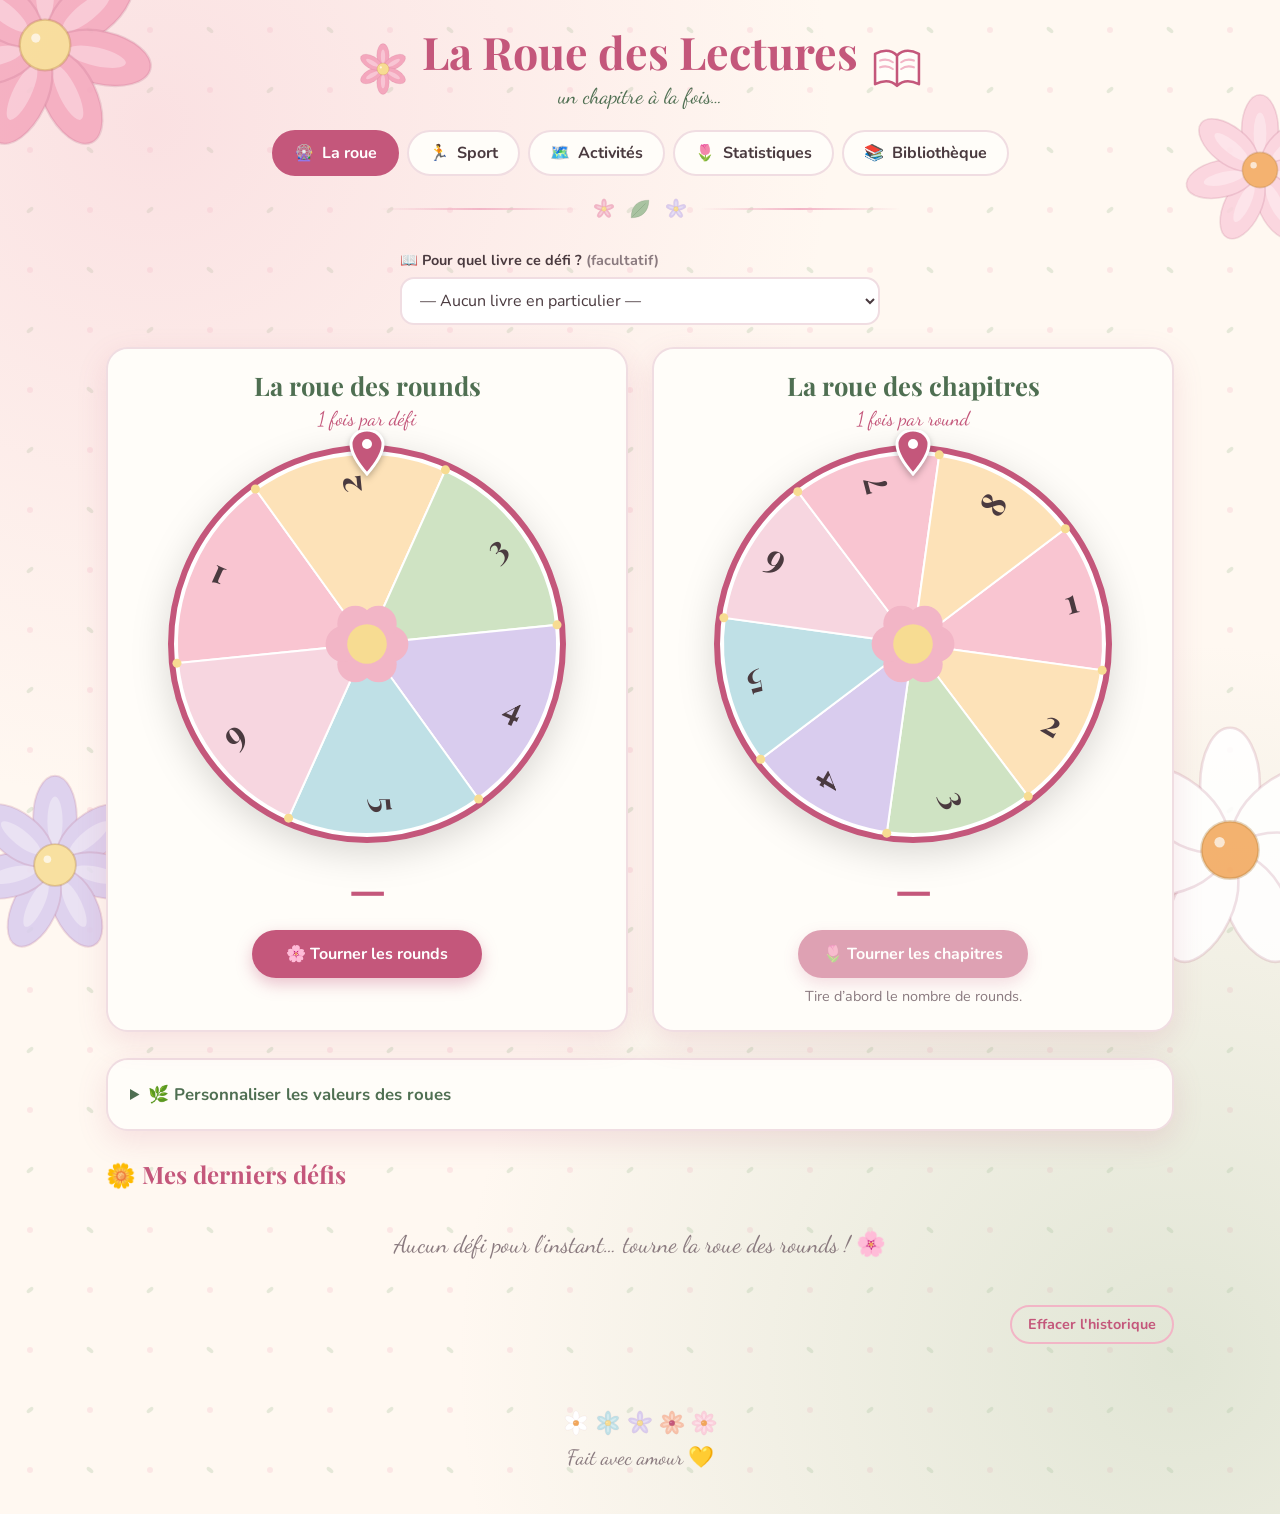
<file: src/index.html>
<!doctype html>
<html lang="fr">
<head>
  <meta charset="utf-8">
  <meta name="viewport" content="width=device-width,initial-scale=1">
  <title>La Roue des Lectures</title>
  <link rel="preconnect" href="https://fonts.googleapis.com">
  <link rel="preconnect" href="https://fonts.gstatic.com" crossorigin>
  <link href="https://fonts.googleapis.com/css2?family=Dancing+Script:wght@600;700&family=Nunito:wght@400;600;700;800&family=Playfair+Display:wght@600;700&display=swap" rel="stylesheet">
  <link rel="stylesheet" href="css/style.css">
</head>
<body data-page="wheel">
  <header id="site-header"></header>
  <main>
    <div class="result-banner card" id="banner">
      <div class="script" id="bannerTitle">Ton défi du moment</div>
      <div class="big" id="bannerText"></div>
      <div id="bannerProgress" style="font-weight:700;margin-top:4px"></div>
      <div class="banner-draws" id="bannerDraws"></div>
      <div class="muted" id="bannerHint"></div>
      <div class="muted" id="bannerBook"></div>
      <div class="banner-actions">
        <button class="btn sage small" id="finishBook" hidden>📖 J'ai terminé le livre</button>
        <button class="btn ghost small" id="abandon" hidden>Abandonner ce défi</button>
      </div>
    </div>

    <div class="book-pick" id="bookPick">
      <label for="bookSelect">📖 Pour quel livre ce défi ? <span class="muted">(facultatif)</span></label>
      <select id="bookSelect"></select>
    </div>

    <div class="wheels">
      <section class="card wheel-card">
        <h2>La roue des rounds</h2>
        <div class="sub">1 fois par défi</div>
        <div class="wheel-wrap"><div class="pointer" id="ptr1"></div><canvas id="wheelRounds"></canvas></div>
        <div class="wheel-result" id="resRounds">—</div>
        <button class="btn" id="spinRounds">🌸 Tourner les rounds</button>
        <div class="hint" id="hintRounds"></div>
      </section>
      <section class="card wheel-card">
        <h2>La roue des chapitres</h2>
        <div class="sub">1 fois par round</div>
        <div class="wheel-wrap"><div class="pointer" id="ptr2"></div><canvas id="wheelChapters"></canvas></div>
        <div class="wheel-result" id="resChapters">—</div>
        <button class="btn" id="spinChapters">🌷 Tourner les chapitres</button>
        <div class="hint" id="hintChapters"></div>
      </section>
    </div>

    <details class="settings card">
      <summary>🌿 Personnaliser les valeurs des roues</summary>
      <p class="muted">Sépare les nombres par des virgules (entre 2 et 16 valeurs). Un nombre répété a plus de chances de sortir !</p>
      <div class="settings-grid">
        <div><label for="cfgRounds">Rounds</label><input id="cfgRounds"></div>
        <div><label for="cfgChapters">Chapitres</label><input id="cfgChapters"></div>
      </div>
      <p><button class="btn sage small" id="saveCfg">Enregistrer</button>
         <button class="btn ghost small" id="resetCfg">Valeurs par défaut</button></p>
    </details>

    <section class="history">
      <h2>🌼 Mes derniers défis</h2>
      <ul class="hist-list" id="history"></ul>
      <p style="text-align:right"><button class="btn ghost small" id="clearHist">Effacer l'historique</button></p>
    </section>
  </main>
  <footer id="site-footer"></footer>
  <script src="js/common.js"></script>
  <script src="js/wheel-core.js"></script>
  <script src="js/wheels.js"></script>
</body>
</html>
</file>
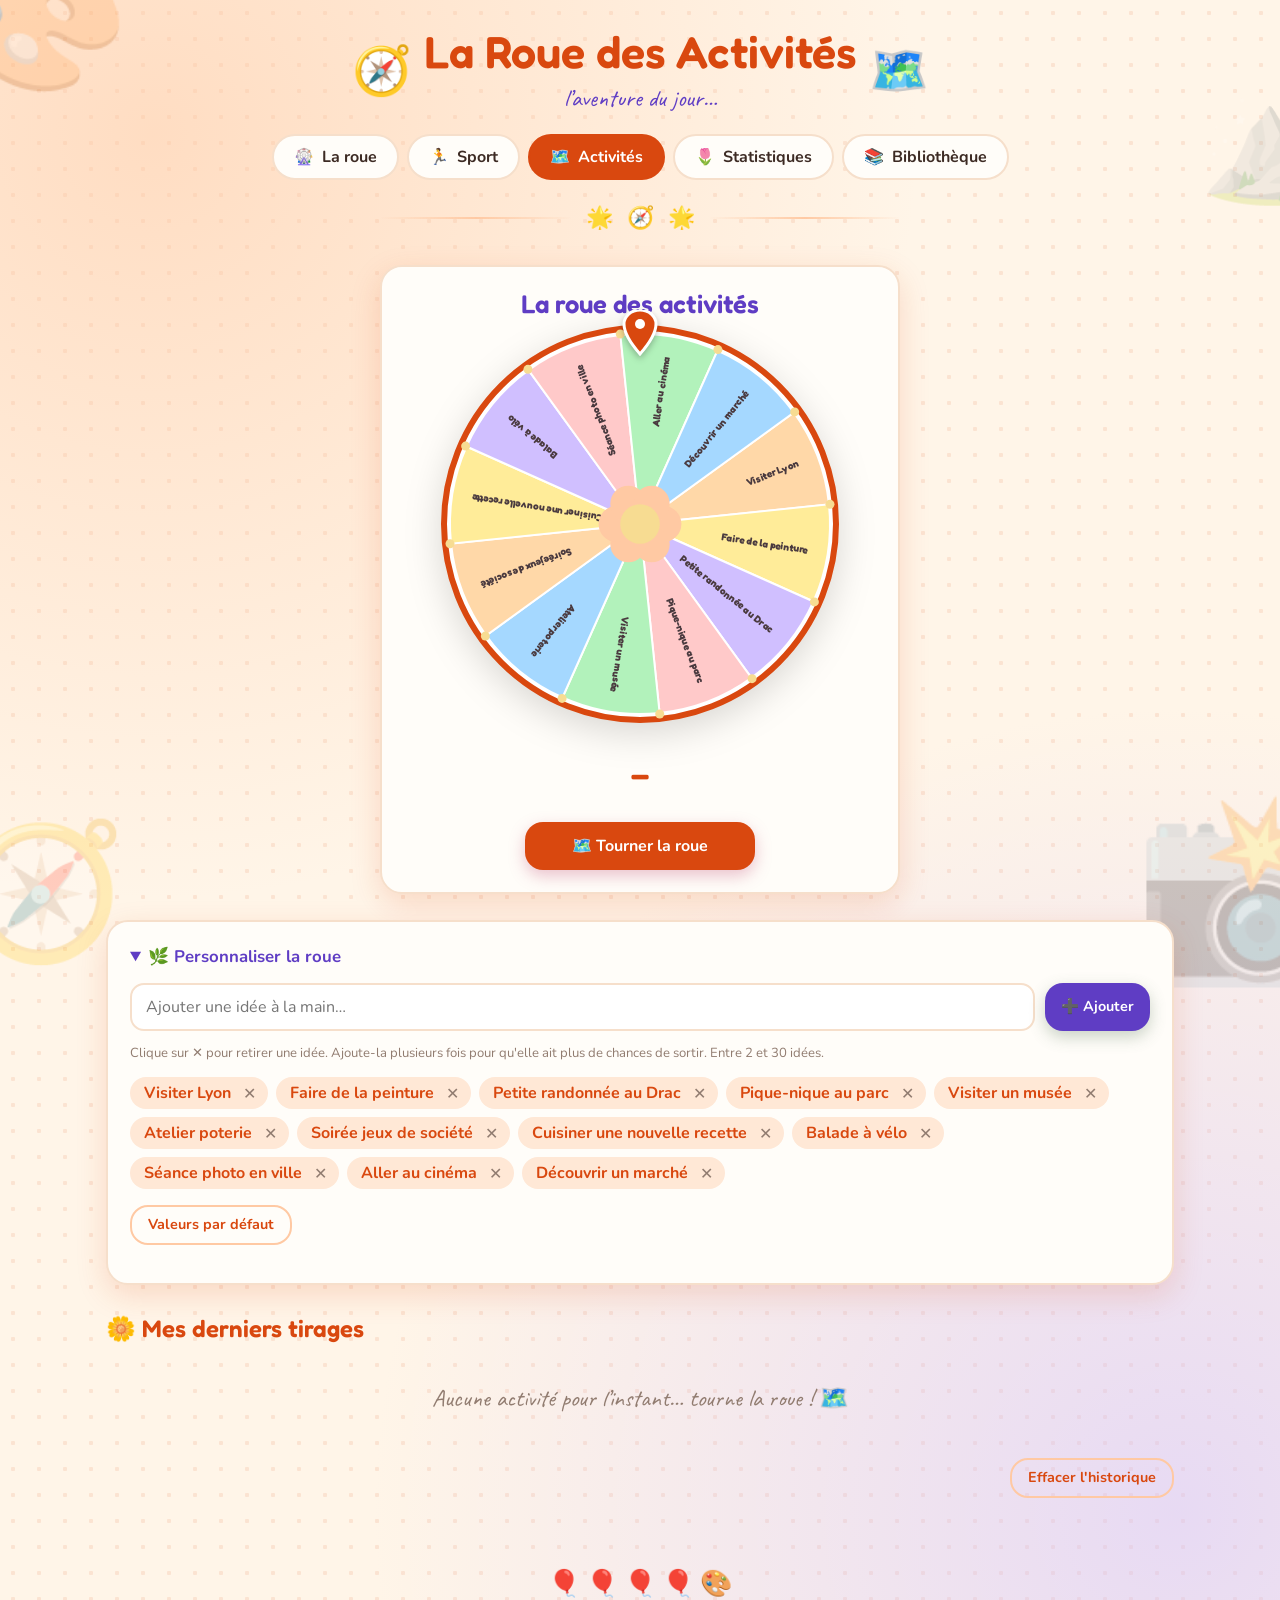
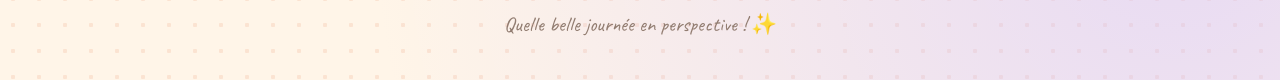
<file: src/activites.html>
<!doctype html>
<html lang="fr">
<head>
  <meta charset="utf-8">
  <meta name="viewport" content="width=device-width,initial-scale=1">
  <title>La roue des activités – La Roue des Lectures</title>
  <link rel="preconnect" href="https://fonts.googleapis.com">
  <link rel="preconnect" href="https://fonts.gstatic.com" crossorigin>
  <link href="https://fonts.googleapis.com/css2?family=Fredoka:wght@500;600&family=Caveat:wght@600;700&family=Nunito:wght@400;600;700;800&family=Playfair+Display:wght@600;700&display=swap" rel="stylesheet">
  <link rel="stylesheet" href="css/style.css">
</head>
<body data-page="activites">
  <header id="site-header"></header>
  <main>
    <div class="result-banner card" id="banner">
      <div class="script">Aujourd’hui, on…</div>
      <div class="big" id="bannerText"></div>
      <div class="banner-actions">
        <button class="btn sage small" id="markDone">✅ C'est fait !</button>
        <button class="btn ghost small" id="skip">🔁 Autre tirage</button>
      </div>
    </div>

    <section class="card wheel-card single">
      <h2>La roue des activités</h2>
      <div class="wheel-wrap"><div class="pointer" id="ptr"></div><canvas id="wheel"></canvas></div>
      <div class="wheel-result small" id="res">—</div>
      <button class="btn" id="spin">🗺️ Tourner la roue</button>
    </section>

    <details class="settings card" open>
      <summary>🌿 Personnaliser la roue</summary>
      <form class="add-form" id="addForm">
        <input id="newItem" maxlength="40" placeholder="Ajouter une idée à la main…" autocomplete="off">
        <button class="btn sage small" type="submit">➕ Ajouter</button>
      </form>
      <p class="muted small-note">Clique sur ✕ pour retirer une idée. Ajoute-la plusieurs fois pour qu'elle ait plus de chances de sortir. Entre 2 et 30 idées.</p>
      <ul class="item-list" id="items"></ul>
      <p><button class="btn ghost small" id="resetItems">Valeurs par défaut</button></p>
    </details>

    <section class="history">
      <h2>🌼 Mes derniers tirages</h2>
      <ul class="hist-list" id="history"></ul>
      <p style="text-align:right"><button class="btn ghost small" id="clearHist">Effacer l'historique</button></p>
    </section>
  </main>
  <footer id="site-footer"></footer>
  <script src="js/common.js"></script>
  <script src="js/wheel-core.js"></script>
  <script src="js/custom-wheel.js"></script>
  <script>initCustomWheel({ storeKey: 'activites', empty: 'Aucune activité pour l’instant… tourne la roue ! 🗺️', defaults: ['Visiter Lyon','Faire de la peinture','Petite randonnée au Drac','Pique-nique au parc','Visiter un musée','Atelier poterie','Soirée jeux de société','Cuisiner une nouvelle recette','Balade à vélo','Séance photo en ville','Aller au cinéma','Découvrir un marché'] });</script>
</body>
</html>
</file>
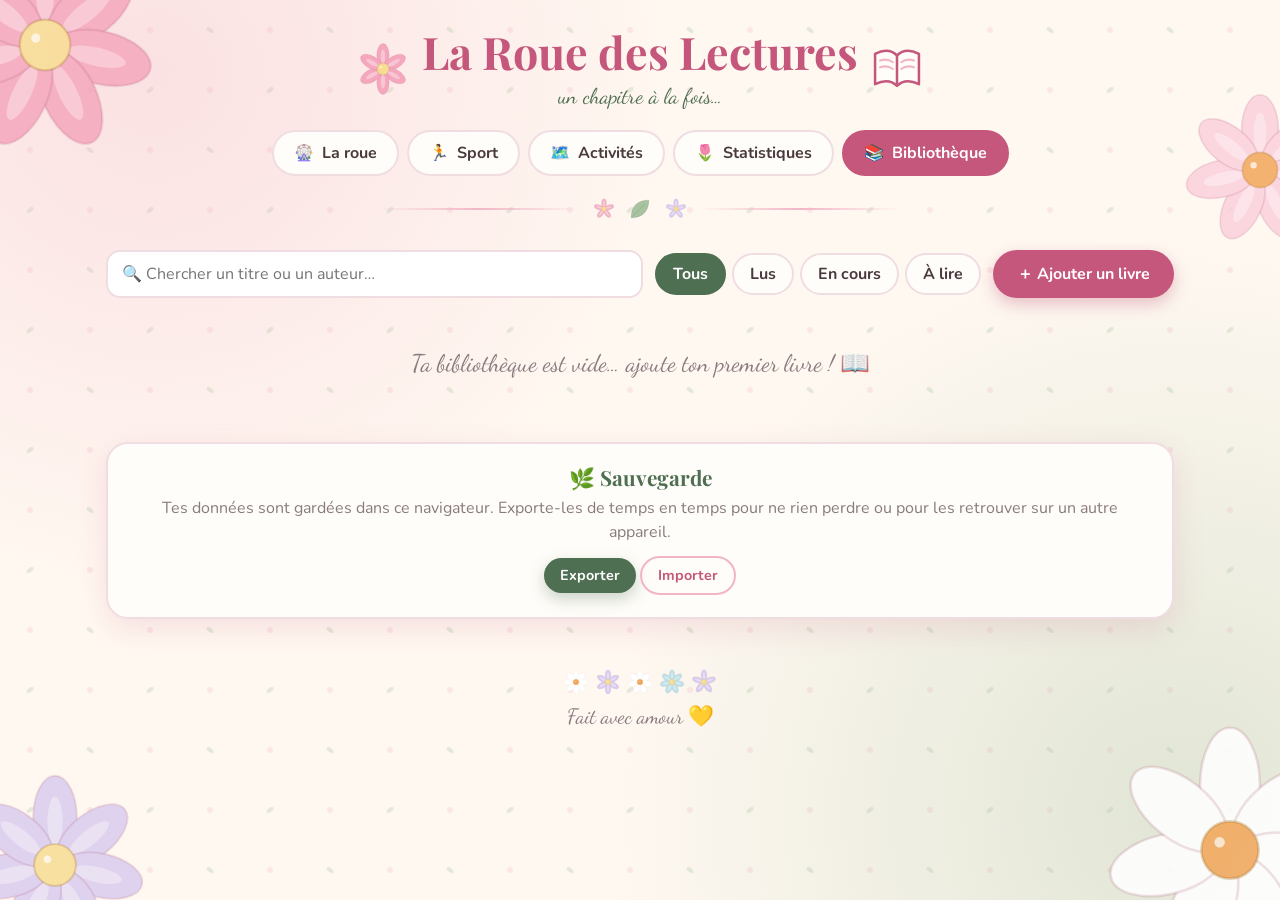
<file: src/bibliotheque.html>
<!doctype html>
<html lang="fr">
<head>
  <meta charset="utf-8">
  <meta name="viewport" content="width=device-width,initial-scale=1">
  <title>Bibliothèque – La Roue des Lectures</title>
  <link rel="preconnect" href="https://fonts.googleapis.com">
  <link rel="preconnect" href="https://fonts.gstatic.com" crossorigin>
  <link href="https://fonts.googleapis.com/css2?family=Dancing+Script:wght@600;700&family=Nunito:wght@400;600;700;800&family=Playfair+Display:wght@600;700&display=swap" rel="stylesheet">
  <link rel="stylesheet" href="css/style.css">
</head>
<body data-page="library">
  <header id="site-header"></header>
  <main>
    <div class="toolbar">
      <input class="search" id="search" type="search" placeholder="🔍 Chercher un titre ou un auteur…">
      <div class="tabs" id="tabs">
        <button class="tab on" data-f="all">Tous</button>
        <button class="tab" data-f="lu">Lus</button>
        <button class="tab" data-f="encours">En cours</button>
        <button class="tab" data-f="alire">À lire</button>
      </div>
      <button class="btn" id="addBtn">＋ Ajouter un livre</button>
    </div>

    <div id="shelf"></div>

    <section class="backup card">
      <h2 style="font-size:1.3rem;color:var(--sage-deep)">🌿 Sauvegarde</h2>
      <p class="muted">Tes données sont gardées dans ce navigateur. Exporte-les de temps en temps pour ne rien perdre ou pour les retrouver sur un autre appareil.</p>
      <button class="btn sage small" id="exportBtn">Exporter</button>
      <button class="btn ghost small" id="importBtn">Importer</button>
      <input type="file" id="importFile" accept="application/json" hidden>
    </section>
  </main>

  <dialog id="dlg">
    <form method="dialog" id="form">
      <h2 id="dlgTitle">Ajouter un livre</h2>
      <div><label for="fTitle">Titre *</label><input id="fTitle" required maxlength="140"></div>
      <div><label for="fAuthor">Auteur·rice</label><input id="fAuthor" maxlength="100"></div>
      <div class="row2">
        <div><label for="fStatus">Statut</label>
          <select id="fStatus"><option value="alire">À lire</option><option value="encours">En cours</option><option value="lu">Lu</option></select></div>
        <div><label for="fDate">Date de fin de lecture</label><input type="date" id="fDate"></div>
      </div>
      <div><label>Ma note</label><div class="star-input" id="stars"></div></div>
      <div>
        <label>Couleur de la tranche</label>
        <div class="swatches" id="swatches"></div>
        <div class="color-custom">
          <span class="spine-preview" id="spine" title="Aperçu de la tranche"></span>
          <input type="color" id="fColor" aria-label="Choisir une couleur libre" title="Choisir une couleur libre">
          <input id="fHex" maxlength="7" placeholder="#c4577b" aria-label="Code hexadécimal" autocomplete="off" spellcheck="false">
          <span class="muted small-note">ou tape un code hexa</span>
        </div>
      </div>
      <div><label for="fNotes">Mes impressions</label><textarea id="fNotes" rows="3" maxlength="800" placeholder="Ce que j'ai aimé, une citation…"></textarea></div>
      <div class="dlg-actions">
        <button type="button" class="btn danger small" id="delBtn" hidden>Supprimer</button>
        <button type="button" class="btn ghost" id="cancelBtn">Annuler</button>
        <button type="submit" class="btn">Enregistrer</button>
      </div>
    </form>
  </dialog>

  <footer id="site-footer"></footer>
  <script src="js/common.js"></script>
  <script src="js/library.js"></script>
</body>
</html>
</file>
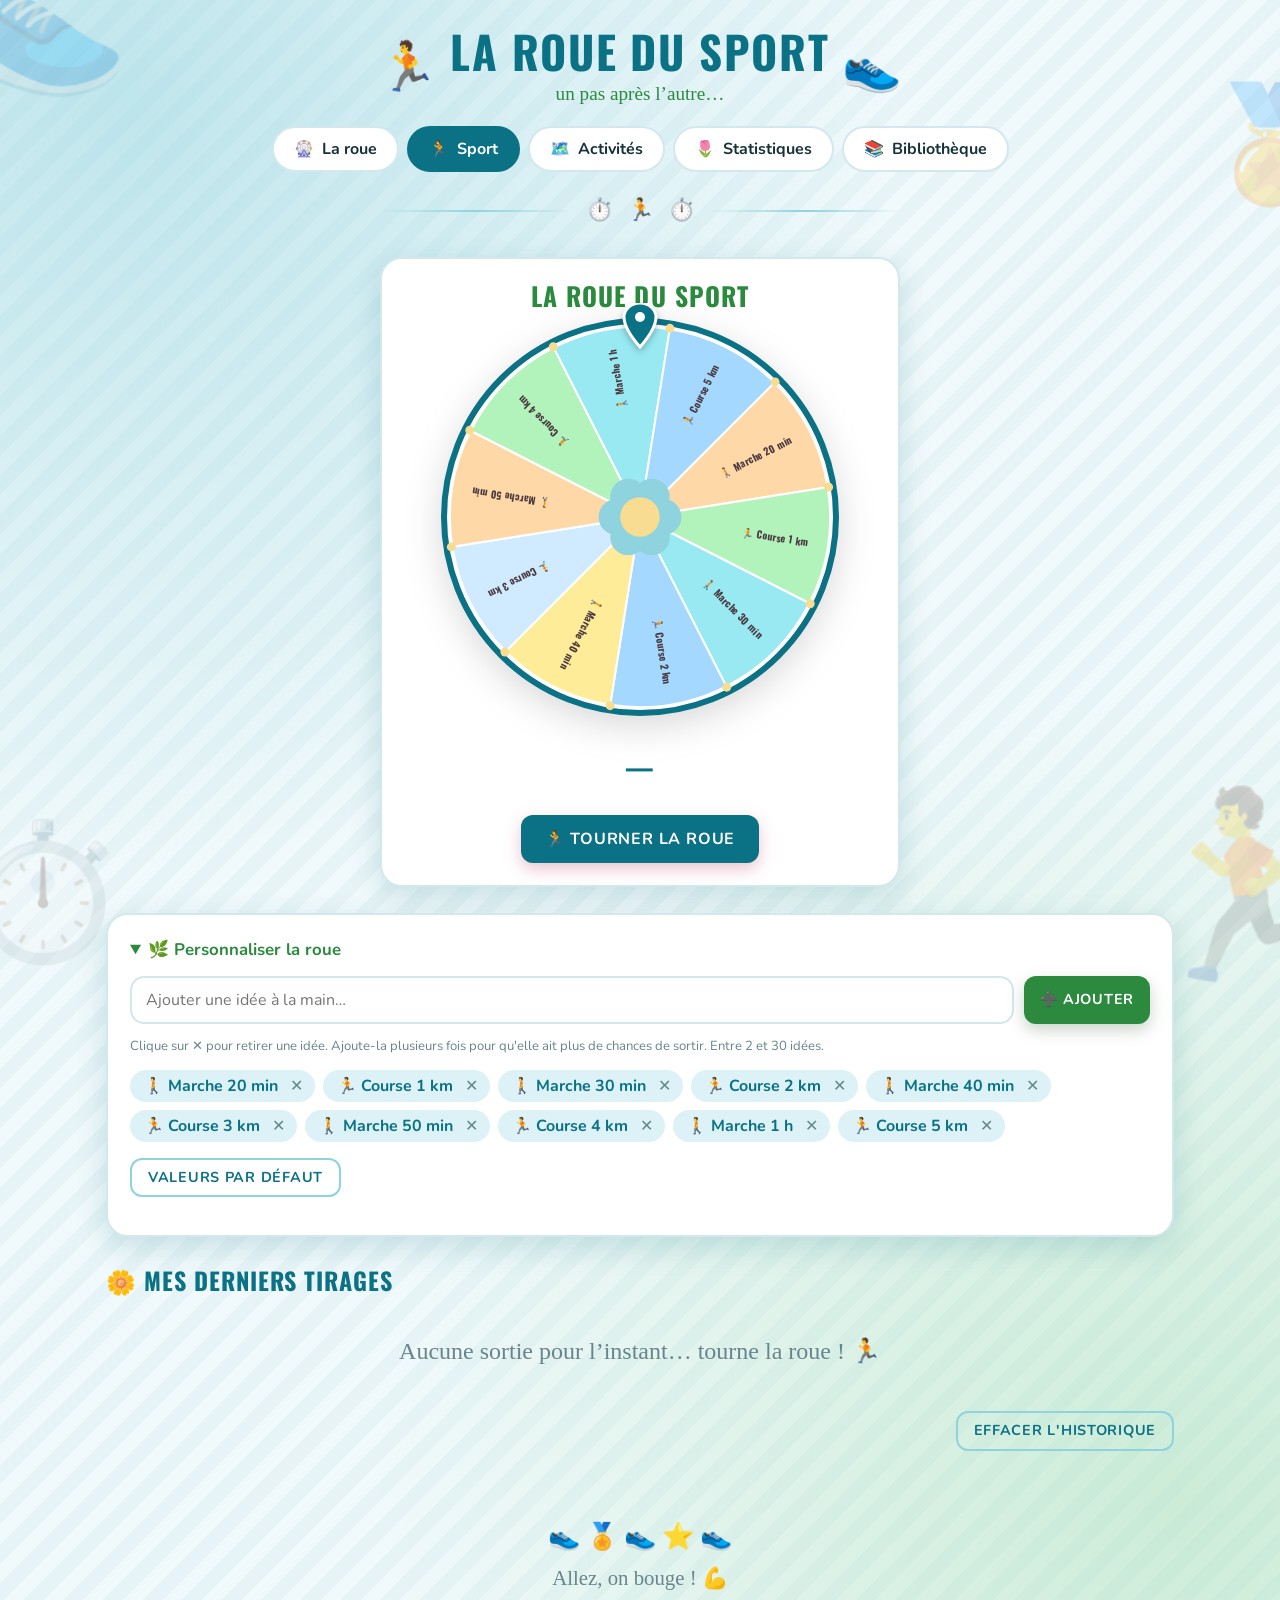
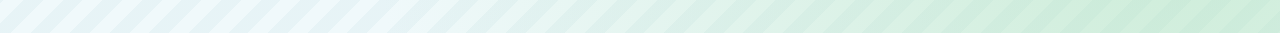
<file: src/sport.html>
<!doctype html>
<html lang="fr">
<head>
  <meta charset="utf-8">
  <meta name="viewport" content="width=device-width,initial-scale=1">
  <title>La roue du sport – La Roue des Lectures</title>
  <link rel="preconnect" href="https://fonts.googleapis.com">
  <link rel="preconnect" href="https://fonts.gstatic.com" crossorigin>
  <link href="https://fonts.googleapis.com/css2?family=Oswald:wght@500;700&family=Permanent+Marker&family=Nunito:wght@400;600;700;800&family=Playfair+Display:wght@600;700&display=swap" rel="stylesheet">
  <link rel="stylesheet" href="css/style.css">
</head>
<body data-page="sport">
  <header id="site-header"></header>
  <main>
    <div class="result-banner card" id="banner">
      <div class="script">Ta sortie du jour</div>
      <div class="big" id="bannerText"></div>
      <div class="banner-actions">
        <button class="btn sage small" id="markDone">✅ C'est fait !</button>
        <button class="btn ghost small" id="skip">🔁 Autre tirage</button>
      </div>
    </div>

    <section class="card wheel-card single">
      <h2>La roue du sport</h2>
      <div class="wheel-wrap"><div class="pointer" id="ptr"></div><canvas id="wheel"></canvas></div>
      <div class="wheel-result small" id="res">—</div>
      <button class="btn" id="spin">🏃 Tourner la roue</button>
    </section>

    <details class="settings card" open>
      <summary>🌿 Personnaliser la roue</summary>
      <form class="add-form" id="addForm">
        <input id="newItem" maxlength="40" placeholder="Ajouter une idée à la main…" autocomplete="off">
        <button class="btn sage small" type="submit">➕ Ajouter</button>
      </form>
      <p class="muted small-note">Clique sur ✕ pour retirer une idée. Ajoute-la plusieurs fois pour qu'elle ait plus de chances de sortir. Entre 2 et 30 idées.</p>
      <ul class="item-list" id="items"></ul>
      <p><button class="btn ghost small" id="resetItems">Valeurs par défaut</button></p>
    </details>

    <section class="history">
      <h2>🌼 Mes derniers tirages</h2>
      <ul class="hist-list" id="history"></ul>
      <p style="text-align:right"><button class="btn ghost small" id="clearHist">Effacer l'historique</button></p>
    </section>
  </main>
  <footer id="site-footer"></footer>
  <script src="js/common.js"></script>
  <script src="js/wheel-core.js"></script>
  <script src="js/custom-wheel.js"></script>
  <script>initCustomWheel({ storeKey: 'sport', empty: 'Aucune sortie pour l’instant… tourne la roue ! 🏃', defaults: ['🚶 Marche 20 min','🏃 Course 1 km','🚶 Marche 30 min','🏃 Course 2 km','🚶 Marche 40 min','🏃 Course 3 km','🚶 Marche 50 min','🏃 Course 4 km','🚶 Marche 1 h','🏃 Course 5 km'] });</script>
</body>
</html>
</file>
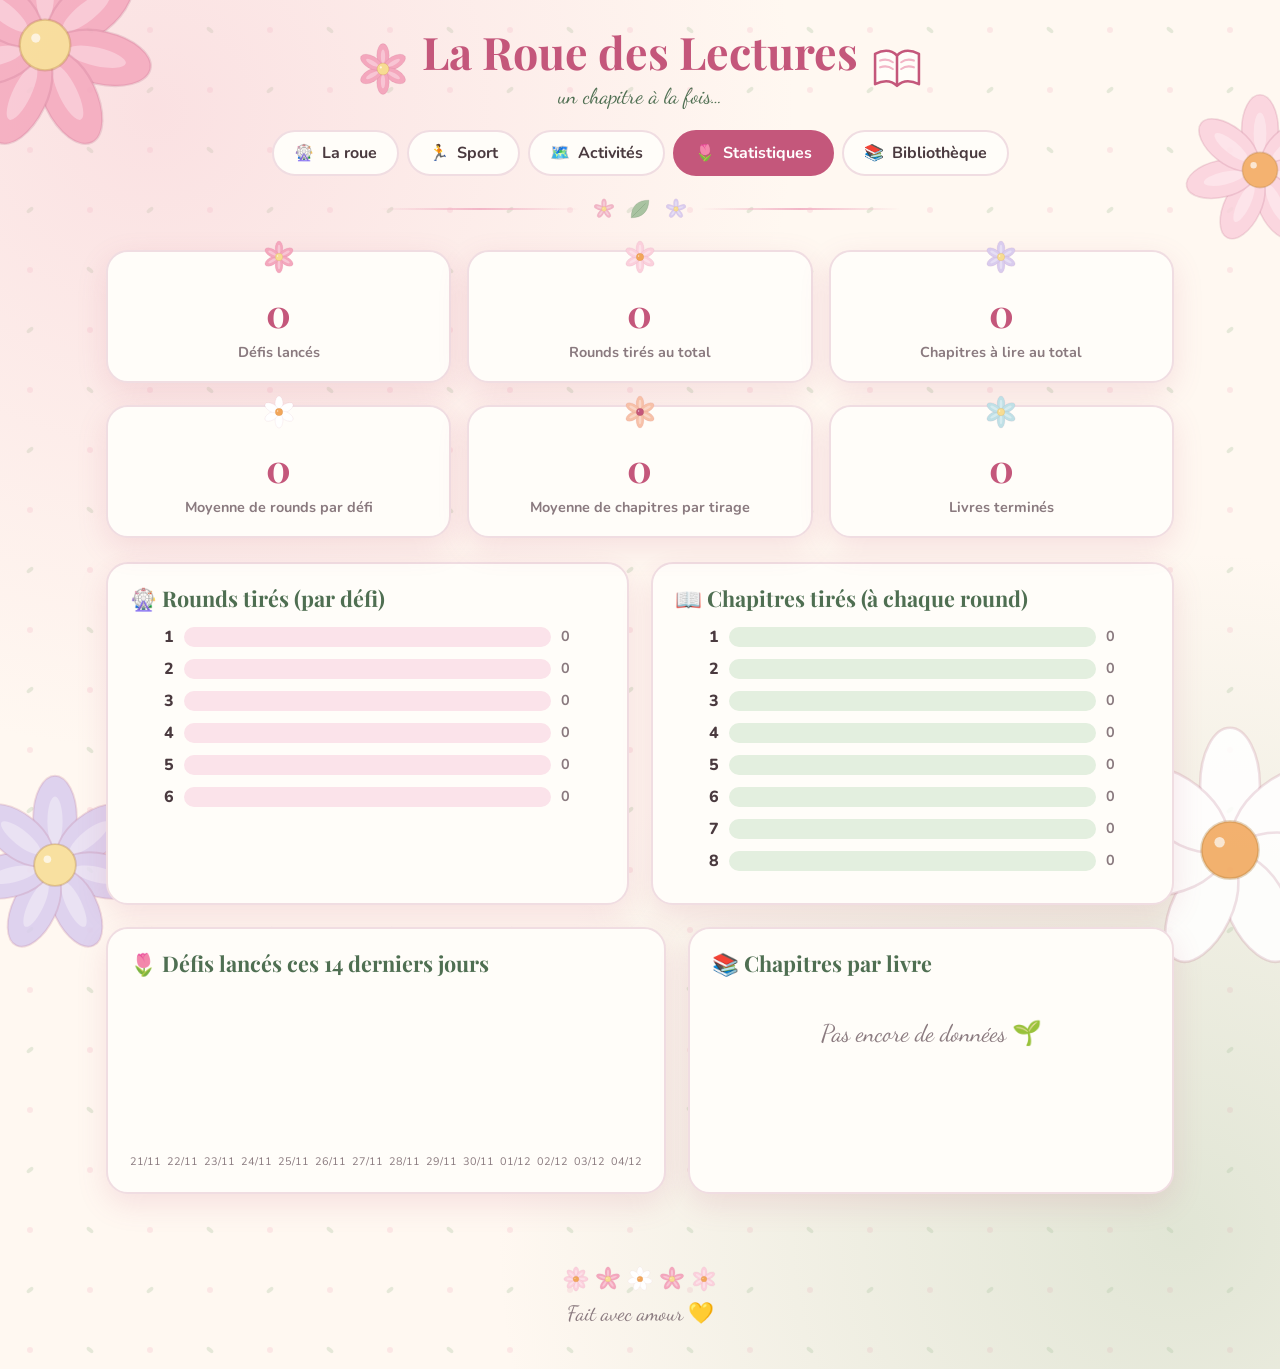
<file: src/stats.html>
<!doctype html>
<html lang="fr">
<head>
  <meta charset="utf-8">
  <meta name="viewport" content="width=device-width,initial-scale=1">
  <title>Statistiques – La Roue des Lectures</title>
  <link rel="preconnect" href="https://fonts.googleapis.com">
  <link rel="preconnect" href="https://fonts.gstatic.com" crossorigin>
  <link href="https://fonts.googleapis.com/css2?family=Dancing+Script:wght@600;700&family=Nunito:wght@400;600;700;800&family=Playfair+Display:wght@600;700&display=swap" rel="stylesheet">
  <link rel="stylesheet" href="css/style.css">
</head>
<body data-page="stats">
  <header id="site-header"></header>
  <main>
    <div class="kpis" id="kpis"></div>
    <div class="charts">
      <section class="card chart"><h2>🎡 Rounds tirés (par défi)</h2><div id="chartRounds"></div></section>
      <section class="card chart"><h2>📖 Chapitres tirés (à chaque round)</h2><div id="chartChapters"></div></section>
    </div>
    <div class="charts">
      <section class="card chart"><h2>🌷 Défis lancés ces 14 derniers jours</h2><div class="timeline" id="timeline"></div></section>
      <section class="card chart"><h2>📚 Chapitres par livre</h2><div id="chartBooks"></div></section>
    </div>
  </main>
  <footer id="site-footer"></footer>
  <script src="js/common.js"></script>
  <script src="js/stats.js"></script>
</body>
</html>
</file>
<file: src/css/style.css>
:root{
  --cream:#fff8f1; --paper:#fffdf9; --rose:#f2b5c6; --rose-deep:#c4577b; --rose-soft:#fbe3ea;
  --sage:#a9c3a1; --sage-deep:#4f6f52; --lilac:#d9ccee; --butter:#f7dc92; --sky:#bfe0e6;
  --ink:#4a3a3f; --muted:#8a7a7f; --line:#f0dde2; --wood:#b98a62;
  --shadow:0 10px 30px rgba(196,87,123,.15);
  --radius:22px;
  --font-head:'Playfair Display',Georgia,serif; --font-script:'Dancing Script',cursive;
  --wheel-border:#c4577b; --wheel-palette:#f9c5d1,#fde2b8,#cfe3c3,#d9ccee,#bfe0e6,#f7d6e0;
}
*{box-sizing:border-box}
html{scroll-behavior:smooth}
body{
  margin:0; font-family:'Nunito',system-ui,sans-serif; color:var(--ink); line-height:1.5;
  background-color:var(--cream);
  background-image:
    radial-gradient(circle at 12% 8%, rgba(242,181,198,.35) 0, transparent 38%),
    radial-gradient(circle at 92% 90%, rgba(169,195,161,.35) 0, transparent 40%),
    url("data:image/svg+xml,%3Csvg xmlns='http://www.w3.org/2000/svg' width='120' height='120'%3E%3Cg fill='%23f2b5c6' fill-opacity='.28'%3E%3Ccircle cx='30' cy='30' r='3'/%3E%3Ccircle cx='90' cy='90' r='3'/%3E%3C/g%3E%3Cg fill='%23a9c3a1' fill-opacity='.3'%3E%3Cellipse cx='90' cy='30' rx='4' ry='2' transform='rotate(40 90 30)'/%3E%3Cellipse cx='30' cy='90' rx='4' ry='2' transform='rotate(-40 30 90)'/%3E%3C/g%3E%3C/svg%3E");
  min-height:100vh; overflow-x:hidden;
}
h1,h2,h3{font-family:var(--font-head); margin:0; line-height:1.15}
.script{font-family:var(--font-script)}
a{color:var(--rose-deep)}
main{position:relative; z-index:1; max-width:1100px; margin:0 auto; padding:0 16px 40px}

/* ---------- decorations ---------- */
.deco{position:fixed; z-index:0; pointer-events:none; opacity:.85}
.deco svg{display:block; animation:sway 9s ease-in-out infinite; transform-origin:50% 50%}
.deco.tl{top:-70px; left:-70px}
.deco.tr{top:90px; right:-60px}
.deco.bl{bottom:-60px; left:-40px}
.deco.br{bottom:-80px; right:-80px}
.deco.tr svg{animation-delay:-3s}.deco.bl svg{animation-delay:-5s}.deco.br svg{animation-delay:-1s}
@keyframes sway{0%,100%{transform:rotate(-6deg)}50%{transform:rotate(6deg)}}
@media (max-width:700px){.deco{opacity:.55}.deco.tr,.deco.bl{display:none}}

/* ---------- header ---------- */
.site-header{position:relative; z-index:2; text-align:center; padding:26px 16px 8px}
.brand{display:inline-flex; align-items:center; gap:12px; text-decoration:none; color:var(--ink)}
.brand h1{font-size:clamp(1.7rem,4.5vw,2.8rem); color:var(--rose-deep)}
.brand small{display:block; font-family:var(--font-script); font-size:1.35rem; color:var(--sage-deep); margin-top:2px}
.nav{display:flex; flex-wrap:wrap; justify-content:center; gap:8px; margin:18px auto 22px}
.nav a{
  text-decoration:none; color:var(--ink); background:var(--paper); border:2px solid var(--line);
  padding:9px 20px; border-radius:999px; font-weight:700; transition:.2s; display:inline-flex; gap:8px; align-items:center;
}
.nav a:hover{transform:translateY(-2px); border-color:var(--rose); box-shadow:var(--shadow)}
.nav a.active{background:var(--rose-deep); border-color:var(--rose-deep); color:#fff}
.divider{display:flex; align-items:center; gap:14px; justify-content:center; margin:6px auto 22px; max-width:520px}
.divider:before,.divider:after{content:""; flex:1; height:2px; background:linear-gradient(90deg,transparent,var(--rose),transparent)}

/* ---------- cards / buttons ---------- */
.card{background:var(--paper); border:2px solid var(--line); border-radius:var(--radius); box-shadow:var(--shadow); padding:22px}
.btn{
  font:inherit; font-weight:700; border:0; cursor:pointer; padding:12px 24px; border-radius:999px;
  background:var(--rose-deep); color:#fff; box-shadow:0 6px 16px rgba(196,87,123,.35); transition:.2s;
}
.btn:hover:not(:disabled){transform:translateY(-2px) scale(1.02)}
.btn:disabled{opacity:.55; cursor:not-allowed}
.btn.big{font-size:1.3rem; padding:16px 38px; font-family:var(--font-head)}
.btn.ghost{background:transparent; color:var(--rose-deep); border:2px solid var(--rose); box-shadow:none}
.btn.sage{background:var(--sage-deep); box-shadow:0 6px 16px rgba(79,111,82,.3)}
.btn.small{padding:7px 16px; font-size:.9rem}
.btn.danger{background:#b4483f}
input,select,textarea{
  font:inherit; color:var(--ink); background:#fff; border:2px solid var(--line); border-radius:14px;
  padding:10px 14px; width:100%; transition:.2s;
}
input:focus,select:focus,textarea:focus{outline:none; border-color:var(--rose); box-shadow:0 0 0 4px var(--rose-soft)}
label{font-weight:700; font-size:.9rem; display:block; margin-bottom:5px}
.muted{color:var(--muted)}

/* ---------- wheels ---------- */
.wheels{display:grid; grid-template-columns:1fr 1fr; gap:24px}
@media (max-width:820px){.wheels{grid-template-columns:1fr}}
.wheel-card{text-align:center}
.wheel-card h2{font-size:1.6rem; color:var(--sage-deep); margin-bottom:4px}
.wheel-card .sub{font-family:var(--font-script); font-size:1.25rem; color:var(--rose-deep); margin-bottom:10px}
.wheel-wrap{position:relative; width:min(100%,400px); aspect-ratio:1; margin:6px auto 12px}
.wheel-wrap canvas{width:100%; height:100%; display:block; filter:drop-shadow(0 10px 18px rgba(0,0,0,.15))}
.pointer{
  position:absolute; left:50%; top:-14px; transform:translateX(-50%); z-index:3; width:38px; height:46px;
  filter:drop-shadow(0 3px 3px rgba(0,0,0,.25));
}
.pointer svg{width:100%; height:100%}
.wheel-result{
  min-height:64px; display:flex; align-items:center; justify-content:center; gap:10px;
  font-family:var(--font-head); font-size:2.6rem; font-weight:700; color:var(--rose-deep); margin-bottom:10px;
}
.wheel-result.pop{animation:pop .6s cubic-bezier(.2,1.6,.4,1)}
@keyframes pop{0%{transform:scale(.3);opacity:0}100%{transform:scale(1);opacity:1}}
.actions{text-align:center; margin:26px 0}
.result-banner{
  display:none; text-align:center; margin:0 auto 26px; max-width:700px; padding:22px 26px; position:relative; overflow:hidden;
  background:linear-gradient(135deg,var(--rose-soft),#fff6e0); border:2px dashed var(--rose);
}
.result-banner.show{display:block; animation:pop .6s cubic-bezier(.2,1.6,.4,1)}
.result-banner .script{font-size:1.6rem; color:var(--sage-deep)}
.result-banner .big{font-family:var(--font-head); font-size:clamp(1.5rem,4vw,2.3rem); color:var(--rose-deep); font-weight:700}
.book-pick{max-width:480px; margin:0 auto 22px; text-align:left}
.book-pick[hidden]{display:none}
.banner-draws{display:flex; flex-wrap:wrap; gap:6px; justify-content:center; margin:8px 0}
.banner-draws .chip{background:#e3efdf; color:var(--sage-deep); font-weight:800; padding:3px 12px; border-radius:999px; font-size:.9rem}
.banner-actions{display:flex; gap:10px; justify-content:center; flex-wrap:wrap; margin-top:12px}
.banner-actions [hidden]{display:none}
.hint{min-height:22px; margin-top:8px; color:var(--muted); font-size:.9rem}
.wheel-card .btn{min-width:230px}

.petal{position:fixed; top:-60px; z-index:50; pointer-events:none; animation:fall linear forwards}
@keyframes fall{to{transform:translateY(110vh) rotate(540deg); opacity:.8}}

details.settings{margin-top:26px}
details.settings summary{cursor:pointer; font-weight:700; color:var(--sage-deep); font-size:1.05rem}
.settings-grid{display:grid; grid-template-columns:1fr 1fr; gap:16px; margin-top:16px}
@media (max-width:700px){.settings-grid{grid-template-columns:1fr}}

.history{margin-top:30px}
.history h2{font-size:1.5rem; margin-bottom:12px; color:var(--rose-deep)}
.hist-list{list-style:none; padding:0; margin:0; display:grid; gap:8px}
.hist-item{
  display:flex; align-items:center; gap:12px; flex-wrap:wrap; padding:10px 14px; background:#fff;
  border:2px solid var(--line); border-radius:16px;
}
.hist-item .chip{background:var(--rose-soft); color:var(--rose-deep); font-weight:800; padding:3px 12px; border-radius:999px}
.hist-item .chip.g{background:#e3efdf; color:var(--sage-deep)}
.hist-item .when{margin-left:auto; color:var(--muted); font-size:.85rem}
.hist-item .x{border:0; background:none; cursor:pointer; color:var(--muted); font-size:1.1rem}
.hist-item .x:hover{color:#b4483f}
.empty{text-align:center; color:var(--muted); padding:26px; font-family:var(--font-script); font-size:1.5rem}

/* ---------- stats ---------- */
.kpis{display:grid; grid-template-columns:repeat(3,1fr); gap:22px 16px; margin-bottom:24px}
@media (max-width:560px){.kpis{grid-template-columns:repeat(2,1fr)}}
.kpi{text-align:center; padding:18px 12px; position:relative}
.kpi .ic{position:absolute; top:-12px; left:50%; transform:translateX(-50%)}
.kpi .num{font-family:var(--font-head); font-size:2.4rem; font-weight:700; color:var(--rose-deep); margin-top:14px}
.kpi .lab{color:var(--muted); font-weight:700; font-size:.9rem}
.charts{display:grid; grid-template-columns:1fr 1fr; gap:22px; margin-bottom:22px}
@media (max-width:820px){.charts{grid-template-columns:1fr}}
.chart h2{font-size:1.35rem; margin-bottom:14px; color:var(--sage-deep)}
.bar-row{display:grid; grid-template-columns:44px 1fr 44px; align-items:center; gap:10px; margin:8px 0}
.bar-row .l{font-weight:800; text-align:right}
.bar-row .track{background:var(--rose-soft); border-radius:999px; height:20px; overflow:hidden}
.bar-row .fill{height:100%; border-radius:999px; background:linear-gradient(90deg,var(--rose),var(--rose-deep)); width:0; transition:width 1s cubic-bezier(.2,.8,.2,1)}
.bar-row.g .track{background:#e3efdf}
.bar-row.g .fill{background:linear-gradient(90deg,var(--sage),var(--sage-deep))}
.bar-row .c{color:var(--muted); font-weight:700; font-size:.9rem}
.timeline{display:flex; align-items:flex-end; gap:6px; height:180px; padding-top:10px}
.timeline .col{flex:1; display:flex; flex-direction:column; align-items:center; justify-content:flex-end; height:100%; min-width:0}
.timeline .b{width:100%; max-width:34px; background:linear-gradient(180deg,var(--rose),var(--rose-deep)); border-radius:10px 10px 4px 4px; transition:height 1s; min-height:0}
.timeline .n{font-size:.75rem; font-weight:800; color:var(--rose-deep); height:16px}
.timeline .d{font-size:.68rem; color:var(--muted); margin-top:4px}

/* ---------- library ---------- */
.toolbar{display:flex; flex-wrap:wrap; gap:12px; align-items:center; margin-bottom:22px}
.toolbar .search{flex:1; min-width:200px}
.tabs{display:flex; gap:6px; flex-wrap:wrap}
.tab{border:2px solid var(--line); background:var(--paper); border-radius:999px; padding:7px 16px; font:inherit; font-weight:700; cursor:pointer; color:var(--ink)}
.tab.on{background:var(--sage-deep); border-color:var(--sage-deep); color:#fff}
.shelf{display:grid; grid-template-columns:repeat(auto-fill,minmax(230px,1fr)); gap:26px 20px; padding-bottom:8px}
.book{
  position:relative; cursor:pointer; background:var(--paper); border-radius:6px 16px 16px 6px; padding:18px 16px 16px 30px; min-height:210px;
  box-shadow:6px 8px 0 rgba(0,0,0,.06), 0 12px 26px rgba(196,87,123,.15); border:2px solid var(--line); border-left:0; transition:.25s;
  display:flex; flex-direction:column;
}
.book:before{content:""; position:absolute; left:0; top:0; bottom:0; width:18px; background:var(--c,var(--rose)); border-radius:6px 0 0 6px; box-shadow:inset -4px 0 6px rgba(0,0,0,.12)}
.book:after{content:""; position:absolute; left:7px; top:0; bottom:0; width:2px; background:rgba(255,255,255,.55)}
.book:hover{transform:translateY(-6px) rotate(-1deg)}
.book h3{font-size:1.2rem; margin-bottom:2px}
.book .au{color:var(--muted); font-style:italic; margin-bottom:8px}
.book .stars{color:#e3a72f; letter-spacing:2px; font-size:1.1rem}
.book .meta{margin-top:auto; font-size:.82rem; color:var(--muted); display:flex; flex-direction:column; gap:3px}
.book .note{font-size:.88rem; margin:6px 0; display:-webkit-box; -webkit-line-clamp:3; -webkit-box-orient:vertical; overflow:hidden}
.ribbon{align-self:flex-start; font-size:.75rem; font-weight:800; padding:3px 10px; border-radius:999px; margin-bottom:8px}
.ribbon.lu{background:#e3efdf; color:var(--sage-deep)}
.ribbon.encours{background:#fff0c9; color:#8a6a10}
.ribbon.alire{background:var(--lilac); color:#5b4a85}
.plank{height:14px; border-radius:8px; background:linear-gradient(var(--wood),#9b714d); margin:-2px 0 28px; box-shadow:0 8px 14px rgba(0,0,0,.15)}
dialog{border:0; border-radius:var(--radius); padding:0; max-width:520px; width:calc(100% - 28px); background:var(--paper); box-shadow:0 30px 80px rgba(0,0,0,.3); color:var(--ink)}
dialog::backdrop{background:rgba(74,58,63,.45); backdrop-filter:blur(3px)}
dialog form{padding:24px; display:grid; gap:14px}
dialog h2{color:var(--rose-deep)}
.row2{display:grid; grid-template-columns:1fr 1fr; gap:12px}
.swatches{display:flex; gap:8px; flex-wrap:wrap}
.swatches{gap:7px}
.sw{width:28px; height:28px; border-radius:50%; border:3px solid #fff; box-shadow:0 0 0 2px var(--line); cursor:pointer; padding:0; transition:transform .15s}
.sw:hover{transform:scale(1.15)}
.sw.on{box-shadow:0 0 0 3px var(--ink)}
.color-custom{display:flex; align-items:center; gap:10px; margin-top:12px; flex-wrap:wrap}
.color-custom input[type=color]{width:46px; height:42px; padding:3px; border-radius:12px; cursor:pointer}
.color-custom #fHex{width:120px; font-family:ui-monospace,Menlo,monospace; text-transform:lowercase}
.color-custom #fHex.bad{border-color:#b4483f; box-shadow:0 0 0 4px #f8dcd9}
.small-note{font-size:.82rem}
.spine-preview{width:22px; height:42px; border-radius:5px 2px 2px 5px; border:2px solid #fff; box-shadow:0 0 0 2px var(--line), inset -4px 0 5px rgba(0,0,0,.15)}
.star-input{display:flex; gap:4px}
.star-input button{border:0; background:none; font-size:1.8rem; cursor:pointer; color:#ddd; padding:0}
.star-input button.on{color:#e3a72f}
.dlg-actions{display:flex; gap:10px; justify-content:flex-end; flex-wrap:wrap}
.backup{margin-top:34px; text-align:center}
.backup p{margin:6px 0 12px}

footer.site-footer{position:relative; z-index:1; text-align:center; padding:10px 16px 40px; color:var(--muted)}
footer .row{display:flex; justify-content:center; gap:6px; margin-bottom:6px}
.toast{position:fixed; left:50%; bottom:24px; transform:translateX(-50%) translateY(120px); background:var(--ink); color:#fff; padding:12px 22px; border-radius:999px; z-index:99; transition:.4s}
.toast.show{transform:translateX(-50%) translateY(0)}

/* ---------- roues personnalisées (sport / activités) ---------- */
.wheel-card.single{max-width:520px; margin:0 auto}
.wheel-result.small{font-size:1.7rem; min-height:76px; text-align:center; line-height:1.2}
.add-form{display:flex; gap:10px; margin:14px 0 6px}
.add-form input{flex:1}
.item-list{list-style:none; padding:0; margin:12px 0; display:flex; flex-wrap:wrap; gap:8px}
.item-list li{display:inline-flex; align-items:center; gap:6px; background:var(--rose-soft); color:var(--rose-deep); font-weight:700; padding:4px 6px 4px 14px; border-radius:999px}
.item-list .x{border:0; background:none; cursor:pointer; color:var(--muted); font-size:1rem}
.item-list .x:hover{color:#b4483f}
.hist-item.done .lbl{text-decoration:line-through; color:var(--muted)}
.hist-item .chk{border:2px solid var(--sage); background:#fff; border-radius:999px; cursor:pointer; padding:2px 10px; font:inherit; font-weight:700; color:var(--sage-deep)}
.hist-item.done .chk{background:var(--sage-deep); color:#fff}

/* ---------- THÈME SPORT : frais, énergique (bleu canard + vert) ---------- */
body[data-page="sport"]{
  --cream:#f0f9fb; --paper:#ffffff; --rose:#8fd3de; --rose-deep:#0b7285; --rose-soft:#dcf2f6;
  --sage:#a9e0b5; --sage-deep:#2b8a3e; --lilac:#c5e3f6; --butter:#ffe066; --sky:#bfe9f2;
  --ink:#17323a; --muted:#68858c; --line:#d3e8ed; --shadow:0 10px 30px rgba(11,114,133,.18);
  --font-head:'Oswald',Impact,sans-serif; --font-script:'Permanent Marker',cursive;
  --wheel-border:#0b7285; --wheel-palette:#ffd8a8,#b2f2bb,#99e9f2,#a5d8ff,#ffec99,#d0ebff;
  background-image:
    radial-gradient(circle at 10% 6%, rgba(143,211,222,.5) 0, transparent 40%),
    radial-gradient(circle at 92% 92%, rgba(169,224,181,.5) 0, transparent 42%),
    repeating-linear-gradient(135deg, rgba(11,114,133,.04) 0 14px, transparent 14px 28px);
}
body[data-page="sport"] h1,body[data-page="sport"] h2,body[data-page="sport"] .wheel-result,
body[data-page="sport"] .result-banner .big{text-transform:uppercase; letter-spacing:.04em; font-weight:700}
body[data-page="sport"] .btn{border-radius:12px; text-transform:uppercase; letter-spacing:.05em}
body[data-page="sport"] .brand small{font-size:1.2rem}

/* ---------- THÈME ACTIVITÉS : chaleureux, aventure (terracotta + violet) ---------- */
body[data-page="activites"]{
  --cream:#fff5e8; --paper:#fffdf9; --rose:#ffc9a3; --rose-deep:#d9480f; --rose-soft:#ffe8d6;
  --sage:#d0bfff; --sage-deep:#5f3dc4; --lilac:#e5dbff; --butter:#ffe066; --sky:#a5d8ff;
  --ink:#3d2b24; --muted:#917c70; --line:#f6dfcb; --shadow:0 10px 30px rgba(217,72,15,.17);
  --font-head:'Fredoka',system-ui,sans-serif; --font-script:'Caveat',cursive;
  --wheel-border:#d9480f; --wheel-palette:#ffd8a8,#ffec99,#d0bfff,#ffc9c9,#b2f2bb,#a5d8ff;
  background-image:
    radial-gradient(circle at 12% 8%, rgba(255,201,163,.55) 0, transparent 40%),
    radial-gradient(circle at 92% 90%, rgba(208,191,255,.5) 0, transparent 42%),
    radial-gradient(rgba(217,72,15,.10) 2px, transparent 2.5px);
  background-size:auto,auto,26px 26px;
}
body[data-page="activites"] h1,body[data-page="activites"] h2{font-weight:600}
body[data-page="activites"] .btn{border-radius:18px}
body[data-page="activites"] .brand small{font-size:1.5rem}
body[data-page="activites"] .script{font-size:1.9rem}
.deco.emoji{font-size:var(--s); opacity:.22; line-height:1; filter:saturate(1.2)}
.deco.emoji span{display:block; animation:sway 9s ease-in-out infinite}
.petal.emoji{font-size:var(--s)}
</file>
